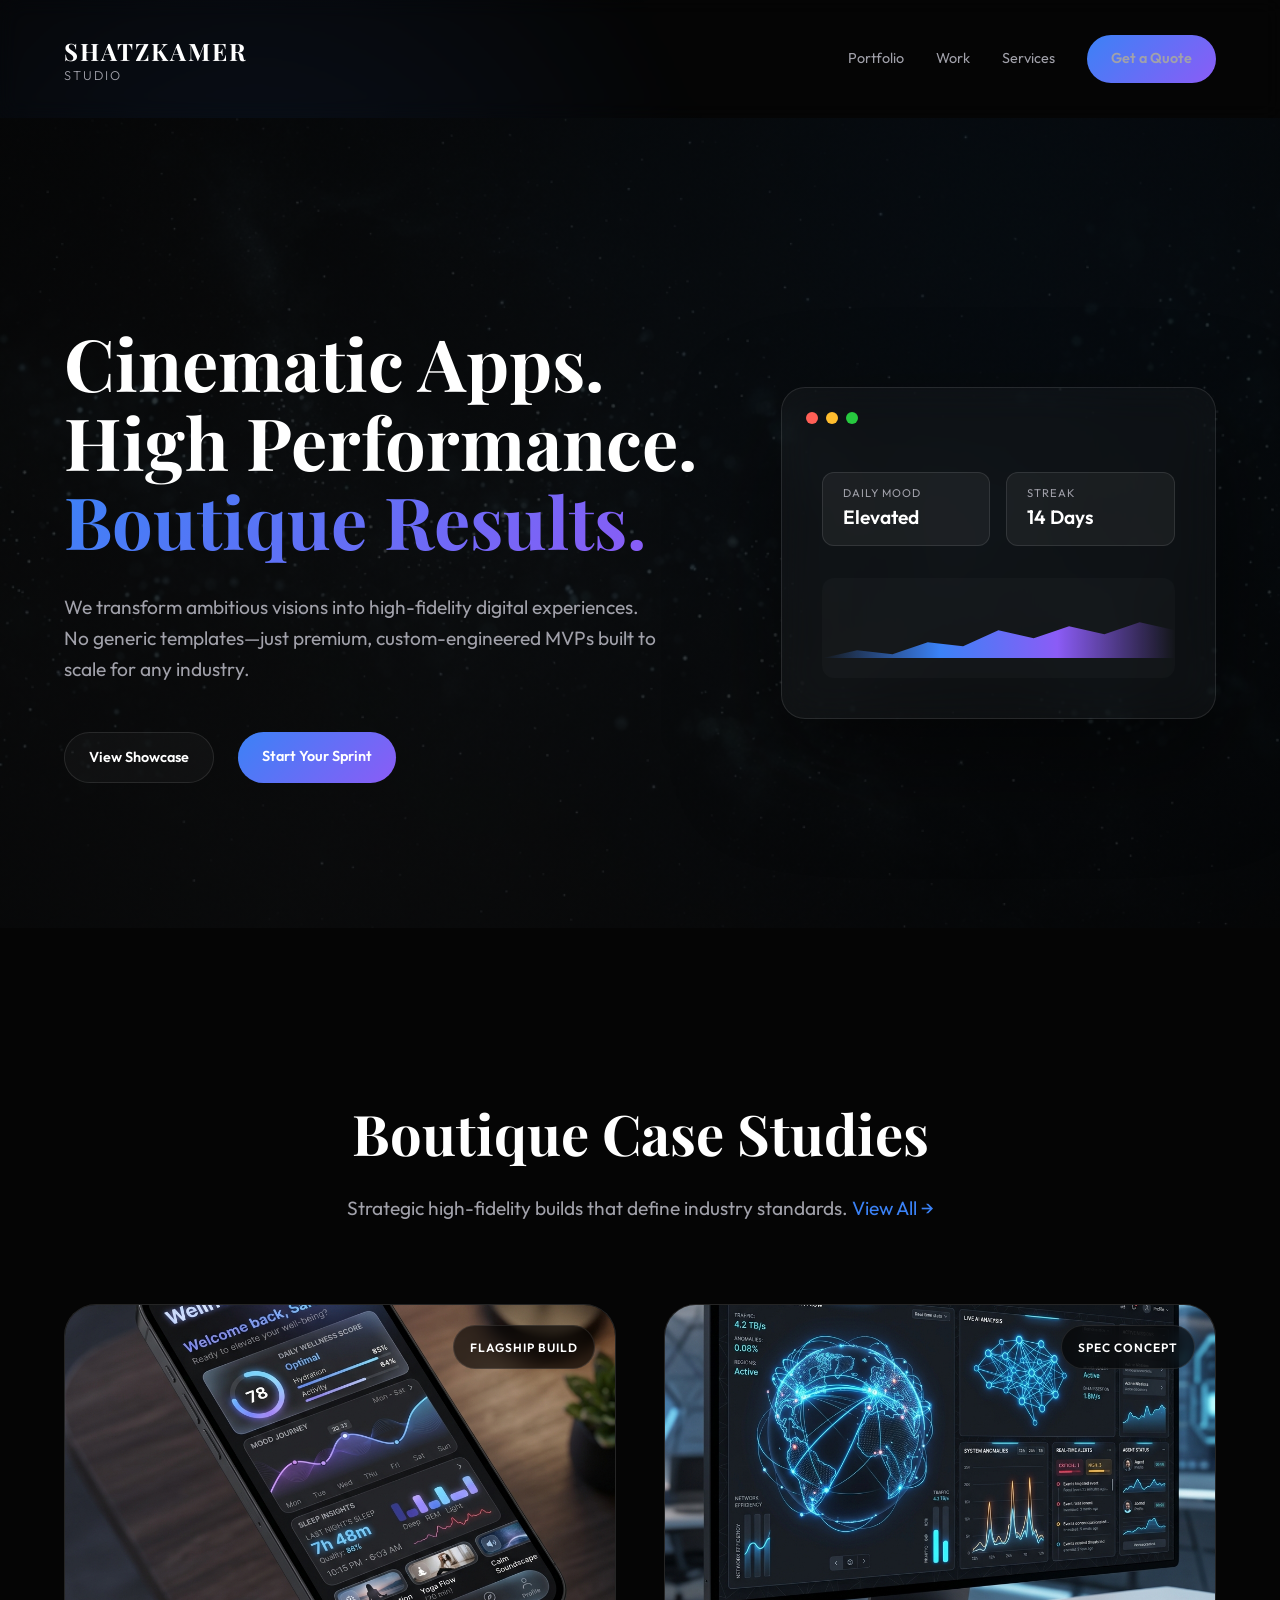
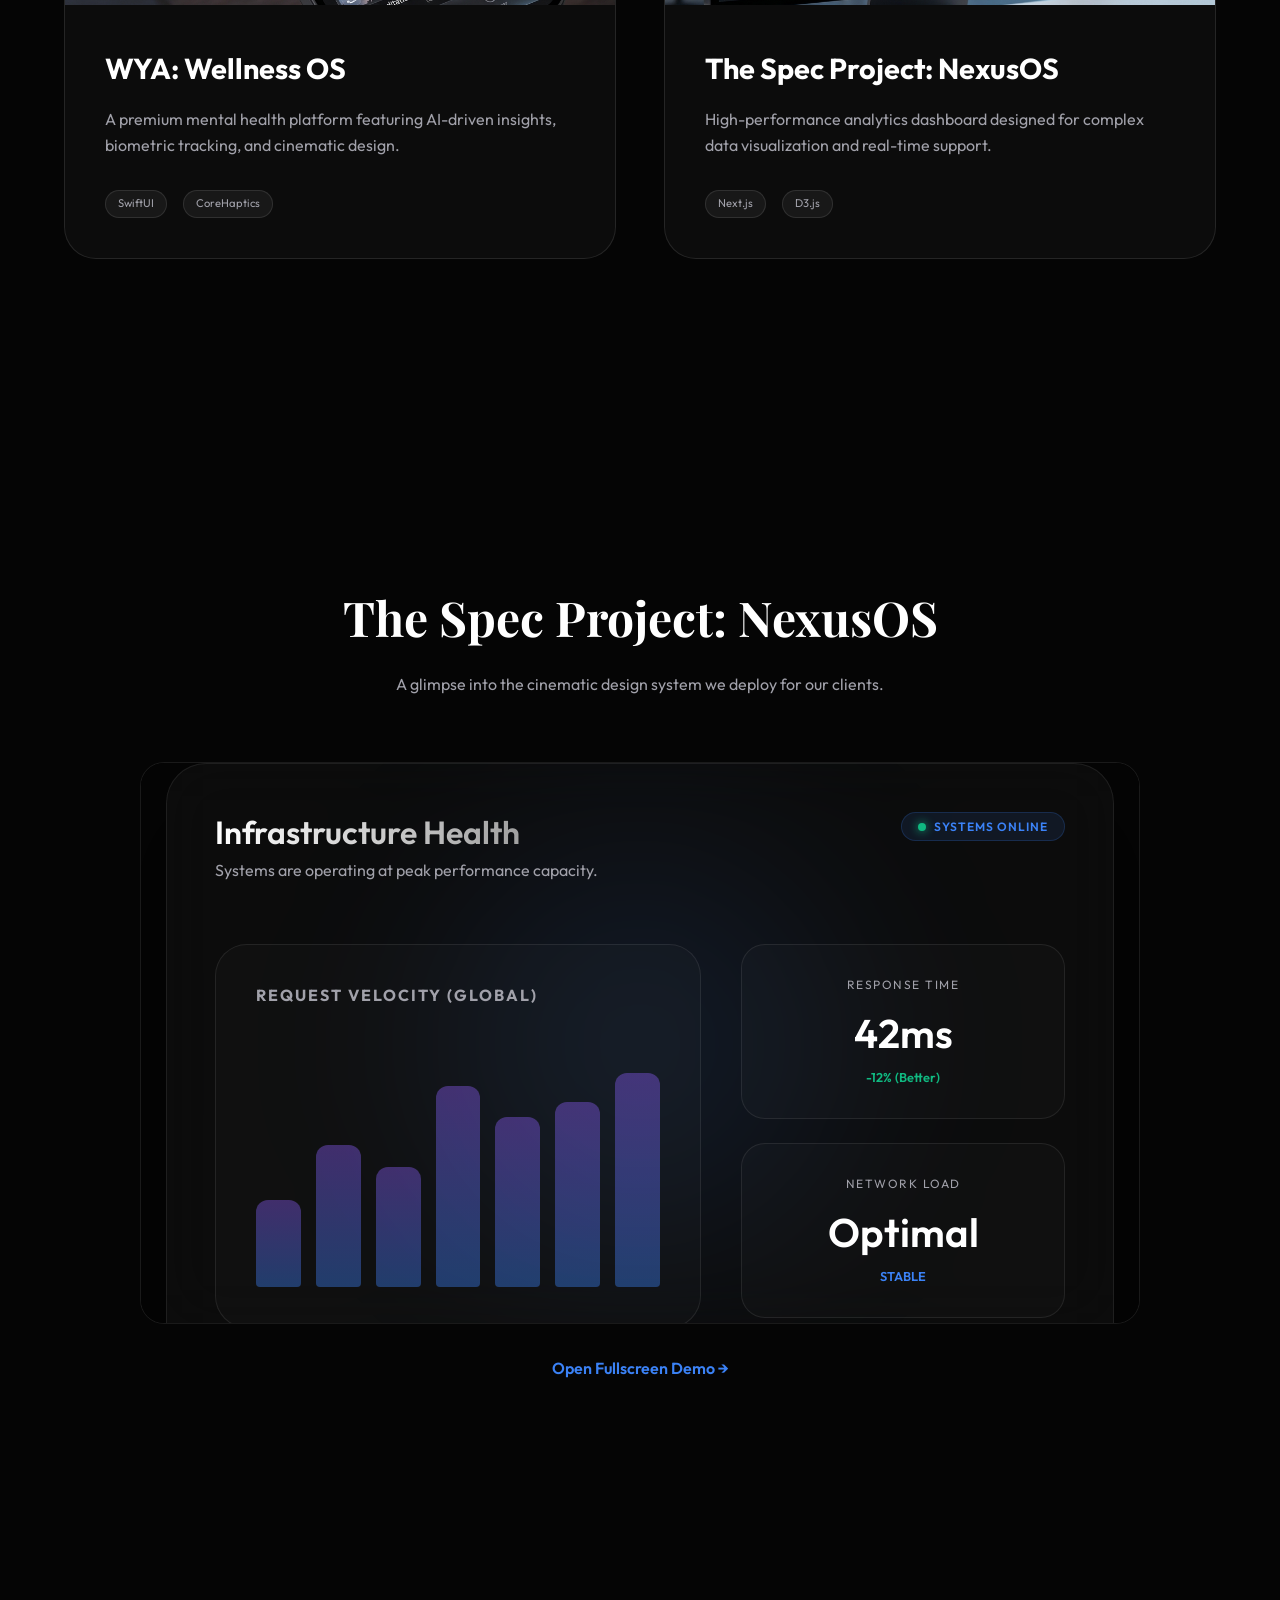
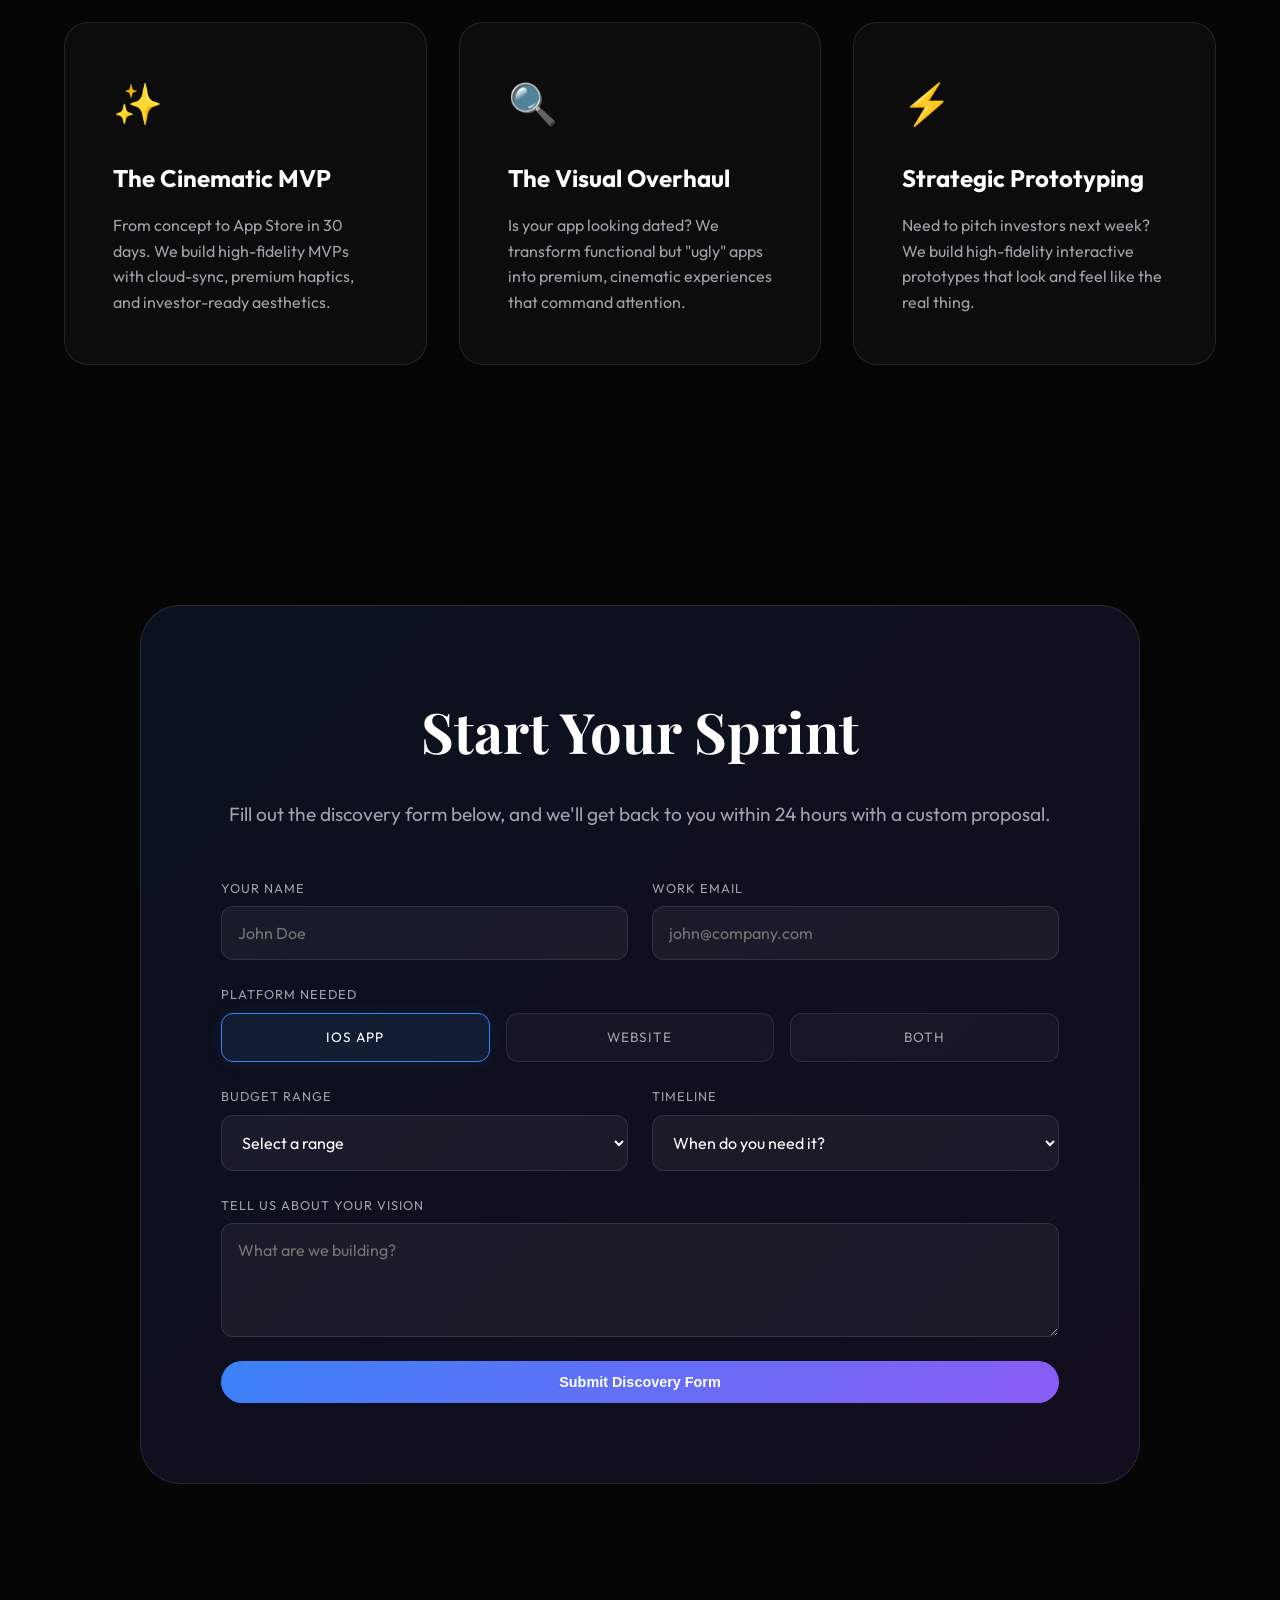
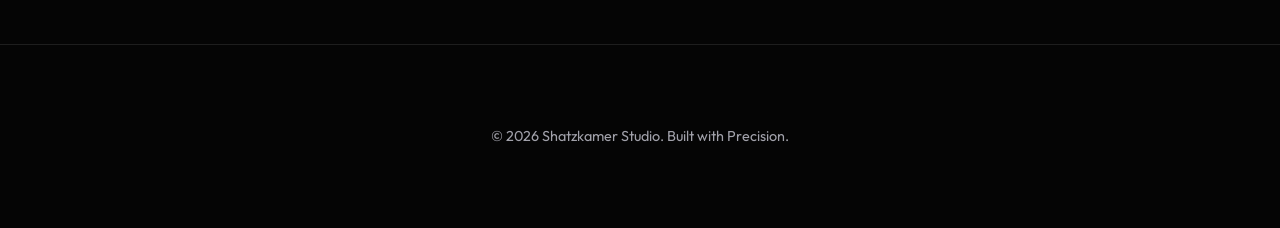
<file: index.html>
<!DOCTYPE html>
<html lang="en">
<head>
    <meta charset="UTF-8">
    <meta name="viewport" content="width=device-width, initial-scale=1.0">
    <title>Shatzkamer Studio | Premium Cinematic MVPs</title>
    <meta name="description" content="Boutique development for high-fidelity, high-performance applications. We build cinematic MVPs that wow investors and users across every industry.">
    <link rel="preconnect" href="https://fonts.googleapis.com">
    <link rel="preconnect" href="https://fonts.gstatic.com" crossorigin>
    <link href="https://fonts.googleapis.com/css2?family=Outfit:wght@300;400;600&family=Playfair+Display:ital,wght@0,700;1,700&display=swap" rel="stylesheet">
    <link rel="stylesheet" href="style.css">
</head>
<body>
    <div class="glow-overlay"></div>
    
    <nav>
        <div class="logo">SHATZKAMER <span>STUDIO</span></div>
        <div class="nav-links">
            <a href="portfolio.html">Portfolio</a>
            <a href="#work">Work</a>
            <a href="#services">Services</a>
            <a href="#contact" class="btn-primary">Get a Quote</a>
        </div>
    </nav>

    <main>
        <section class="hero">
            <div class="hero-content">
                <h1>Cinematic Apps.<br>High Performance.<br><span>Boutique Results.</span></h1>
                <p>We transform ambitious visions into high-fidelity digital experiences. No generic templates—just premium, custom-engineered MVPs built to scale for any industry.</p>
                <div class="hero-btns">
                    <a href="#work" class="btn-secondary">View Showcase</a>
                    <a href="#contact" class="btn-primary">Start Your Sprint</a>
                </div>
            </div>
            
            <div class="hero-visual">
                <div class="glass-card">
                    <div class="card-header">
                        <div class="dot red"></div>
                        <div class="dot yellow"></div>
                        <div class="dot green"></div>
                    </div>
                    <div class="card-body">
                        <div class="demo-ui">
                            <div class="stat-row">
                                <div class="stat-box">
                                    <span class="label">Daily Mood</span>
                                    <span class="value">Elevated</span>
                                </div>
                                <div class="stat-box">
                                    <span class="label">Streak</span>
                                    <span class="value">14 Days</span>
                                </div>
                            </div>
                            <div class="chart-box">
                                <div class="chart-line"></div>
                            </div>
                        </div>
                    </div>
                </div>
            </div>
        </section>

        <section id="portfolio" class="portfolio">
            <div class="section-header">
                <h2>Boutique Case Studies</h2>
                <p>Strategic high-fidelity builds that define industry standards. <a href="portfolio.html" style="color: var(--accent-blue); text-decoration: none;">View All &rarr;</a></p>
            </div>
            
            <div class="portfolio-grid">
                <div class="portfolio-card" onclick="window.location.href='portfolio.html'">
                    <div class="portfolio-img">
                        <img src="assets/wya_wellness.png" alt="WYA Wellness OS">
                        <div class="portfolio-overlay">
                            <span>Flagship Build</span>
                        </div>
                    </div>
                    <div class="portfolio-info">
                        <h3>WYA: Wellness OS</h3>
                        <p>A premium mental health platform featuring AI-driven insights, biometric tracking, and cinematic design.</p>
                        <div class="tags">
                            <span>SwiftUI</span>
                            <span>CoreHaptics</span>
                        </div>
                    </div>
                </div>

                <div class="portfolio-card" onclick="window.location.href='portfolio.html'">
                    <div class="portfolio-img">
                        <img src="assets/nexus_intelligence.png" alt="Spec Project">
                        <div class="portfolio-overlay">
                            <span>Spec Concept</span>
                        </div>
                    </div>
                    <div class="portfolio-info">
                        <h3>The Spec Project: NexusOS</h3>
                        <p>High-performance analytics dashboard designed for complex data visualization and real-time support.</p>
                        <div class="tags">
                            <span>Next.js</span>
                            <span>D3.js</span>
                        </div>
                    </div>
                </div>
            </div>
        </section>

        <section id="work" class="showcase">
            <h2>The Spec Project: NexusOS</h2>
            <p>A glimpse into the cinematic design system we deploy for our clients.</p>
            <div class="demo-container">
                <iframe src="demo/nexus_dashboard.html" frameborder="0" id="demo-iframe"></iframe>
            </div>
            <a href="demo/nexus_dashboard.html" target="_blank" class="btn-text">Open Fullscreen Demo &rarr;</a>
        </section>

        <section id="services" class="services">
            <div class="service-card">
                <div class="icon">✨</div>
                <h3>The Cinematic MVP</h3>
                <p>From concept to App Store in 30 days. We build high-fidelity MVPs with cloud-sync, premium haptics, and investor-ready aesthetics.</p>
            </div>
            <div class="service-card">
                <div class="icon">🔍</div>
                <h3>The Visual Overhaul</h3>
                <p>Is your app looking dated? We transform functional but "ugly" apps into premium, cinematic experiences that command attention.</p>
            </div>
            <div class="service-card">
                <div class="icon">⚡</div>
                <h3>Strategic Prototyping</h3>
                <p>Need to pitch investors next week? We build high-fidelity interactive prototypes that look and feel like the real thing.</p>
            </div>
        </section>

        <section id="contact" class="cta">
            <div class="cta-box">
                <h2>Start Your Sprint</h2>
                <p>Fill out the discovery form below, and we'll get back to you within 24 hours with a custom proposal.</p>
                
                <form id="discovery-form" action="https://formspree.io/f/mzdyqdpy" method="POST">
                    <div class="form-grid">
                        <div class="input-group">
                            <label>Your Name</label>
                            <input type="text" name="name" placeholder="John Doe" required>
                        </div>
                        <div class="input-group">
                            <label>Work Email</label>
                            <input type="email" name="email" placeholder="john@company.com" required>
                        </div>
                    </div>

                    <div class="input-group">
                        <label>Platform Needed</label>
                        <div class="radio-group">
                            <label class="radio-item">
                                <input type="radio" name="service" value="iOS App" checked>
                                <span>iOS App</span>
                            </label>
                            <label class="radio-item">
                                <input type="radio" name="service" value="Website">
                                <span>Website</span>
                            </label>
                            <label class="radio-item">
                                <input type="radio" name="service" value="Both">
                                <span>Both</span>
                            </label>
                        </div>
                    </div>

                    <div class="form-grid">
                        <div class="input-group">
                            <label>Budget Range</label>
                            <select name="budget" required>
                                <option value="" disabled selected>Select a range</option>
                                <option value="5k-10k">$5,000 - $10,000</option>
                                <option value="10k-25k">$10,000 - $25,000</option>
                                <option value="25k+">$25,000+</option>
                            </select>
                        </div>
                        <div class="input-group">
                            <label>Timeline</label>
                            <select name="timeline" required>
                                <option value="" disabled selected>When do you need it?</option>
                                <option value="ASAP">ASAP</option>
                                <option value="4-6-weeks">4-6 Weeks</option>
                                <option value="2-3-months">2-3 Months</option>
                            </select>
                        </div>
                    </div>

                    <div class="input-group">
                        <label>Tell us about your vision</label>
                        <textarea name="description" placeholder="What are we building?" rows="4" required></textarea>
                    </div>

                    <button type="submit" class="btn-primary" id="submit-btn">Submit Discovery Form</button>
                </form>
                <div id="form-success" class="hidden">
                    <div class="success-icon">✨</div>
                    <h3>Application Received!</h3>
                    <p>We'll review your vision and reach out via email shortly.</p>
                </div>
            </div>
        </section>
    </main>

    <footer>
        <p>&copy; 2026 Shatzkamer Studio. Built with Precision.</p>
    </footer>

    <script src="main.js"></script>
</body>
</html>
</file>
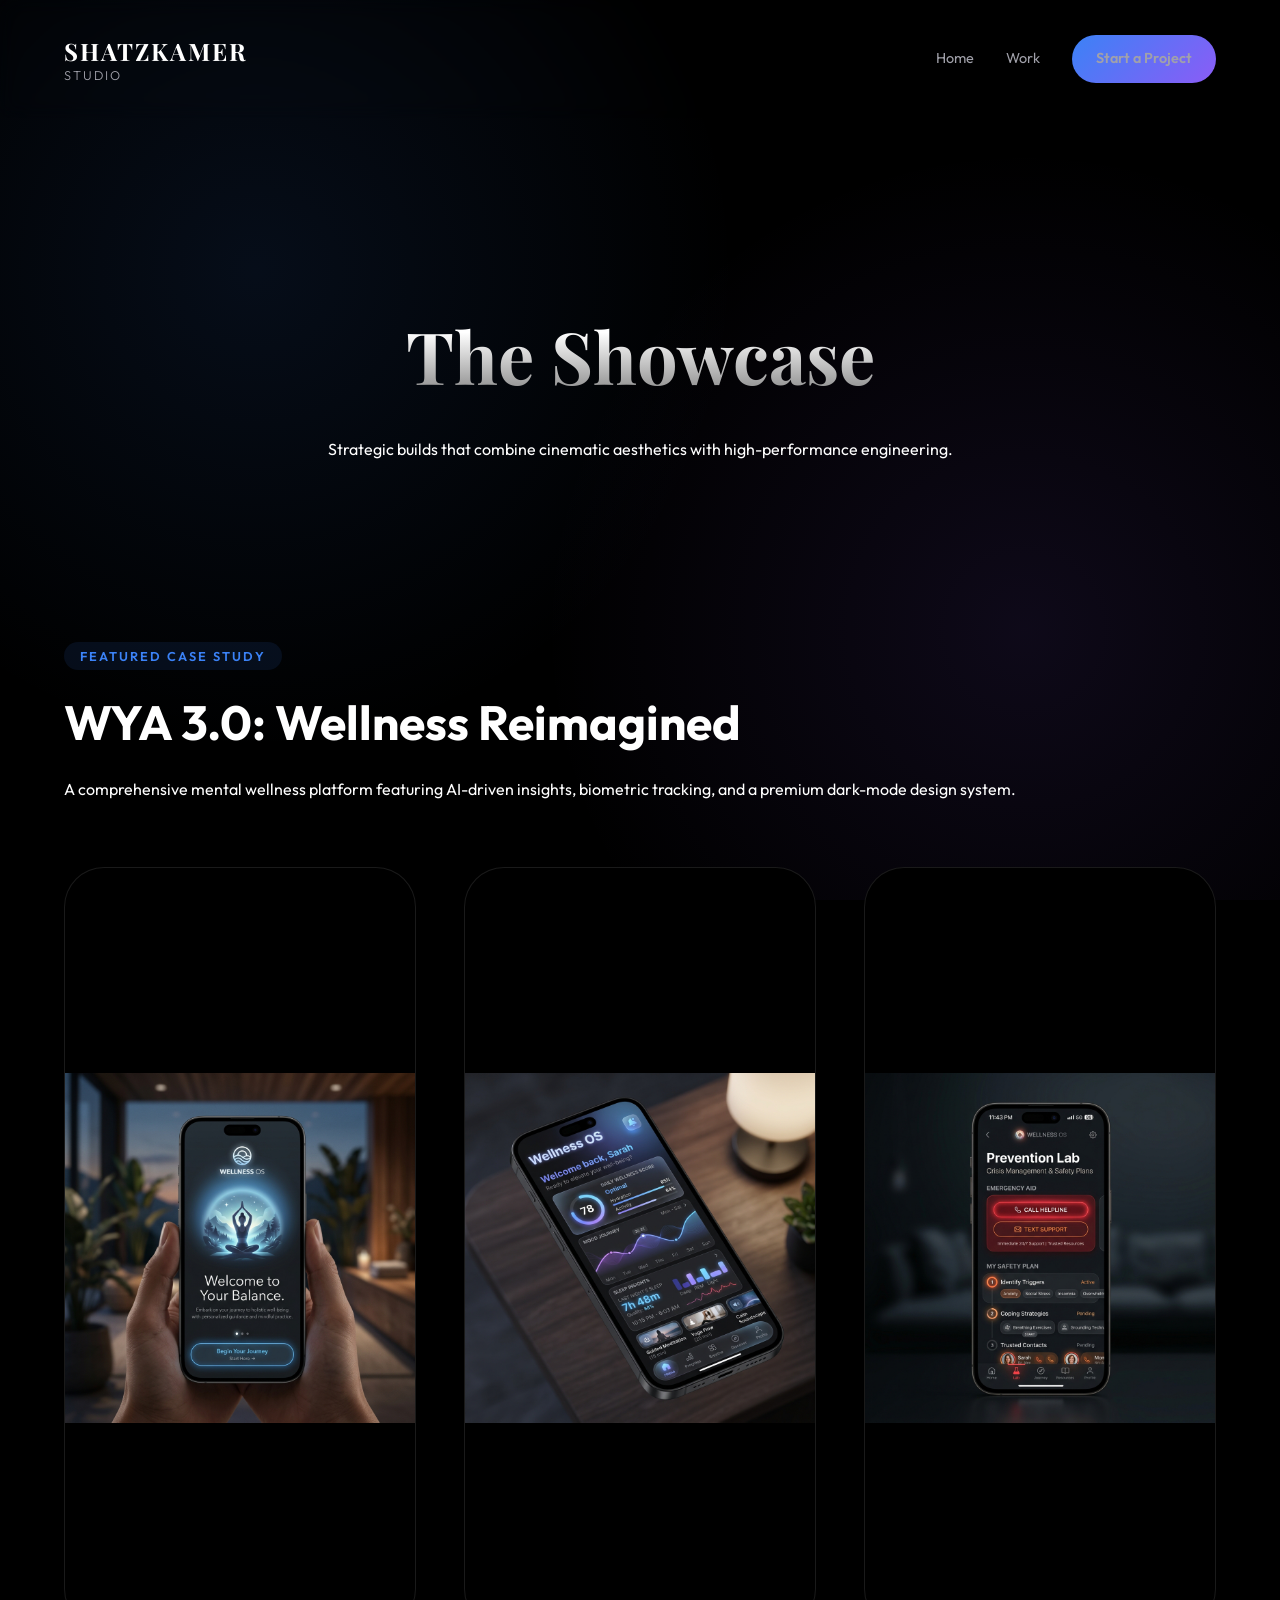
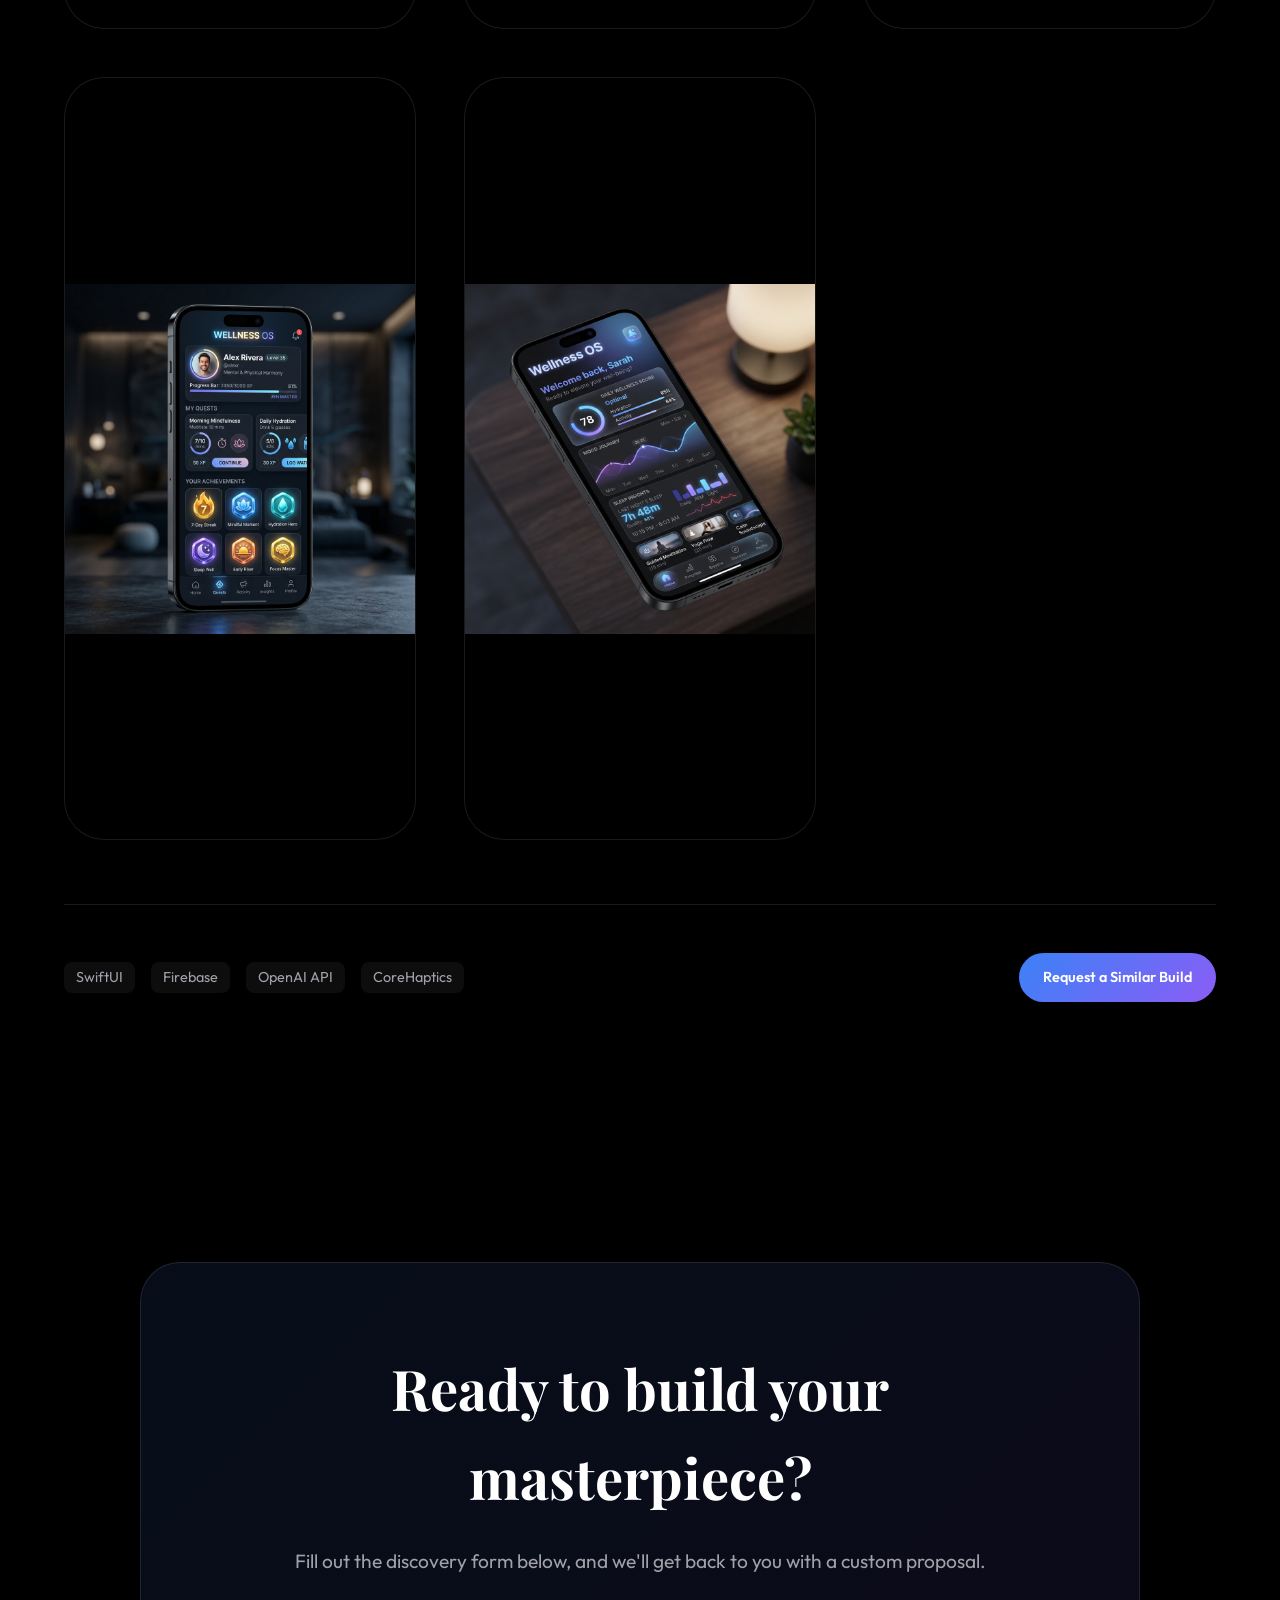
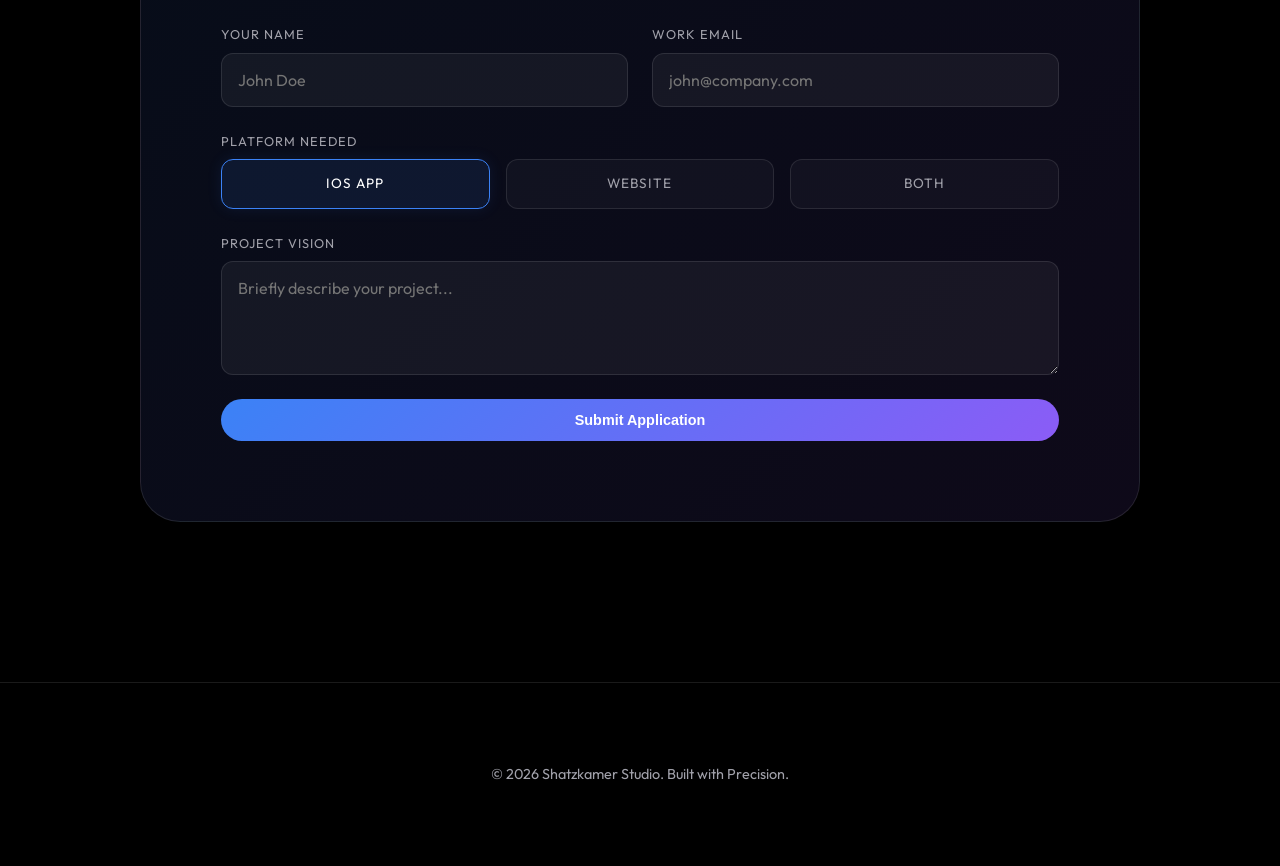
<file: portfolio.html>
<!DOCTYPE html>
<html lang="en">
<head>
    <meta charset="UTF-8">
    <meta name="viewport" content="width=device-width, initial-scale=1.0">
    <title>Portfolio | Shatzkamer Studio</title>
    <meta name="description" content="A showcase of high-fidelity, cinematic MVPs and boutique digital products by Shatzkamer Studio.">
    <link rel="preconnect" href="https://fonts.googleapis.com">
    <link rel="preconnect" href="https://fonts.gstatic.com" crossorigin>
    <link href="https://fonts.googleapis.com/css2?family=Outfit:wght@300;400;600&family=Playfair+Display:ital,wght@0,700;1,700&display=swap" rel="stylesheet">
    <link rel="stylesheet" href="style.css">
</head>
<body class="portfolio-page">
    <div class="glow-overlay"></div>
    
    <nav>
        <div class="logo"><a href="index.html" style="text-decoration: none; color: inherit;">SHATZKAMER <span>STUDIO</span></a></div>
        <div class="nav-links">
            <a href="index.html">Home</a>
            <a href="index.html#work">Work</a>
            <a href="#contact" class="btn-primary">Start a Project</a>
        </div>
    </nav>

    <main>
        <section class="portfolio-hero">
            <h1>The Showcase</h1>
            <p>Strategic builds that combine cinematic aesthetics with high-performance engineering.</p>
        </section>

        <section class="case-study-detail">
            <div class="case-header">
                <span class="badge">Featured Case Study</span>
                <h2>WYA 3.0: Wellness Reimagined</h2>
                <p>A comprehensive mental wellness platform featuring AI-driven insights, biometric tracking, and a premium dark-mode design system.</p>
            </div>

            <div class="gallery-grid">
                <div class="gallery-item">
                    <img src="assets/wya_onboarding.png" alt="WYA Onboarding">
                    <div class="item-overlay">
                        <h3>Cinematic Onboarding</h3>
                    </div>
                </div>
                <div class="gallery-item">
                    <img src="assets/wya_wellness.png" alt="WYA Wellness Dashboard">
                    <div class="item-overlay">
                        <h3>Wellness Core</h3>
                    </div>
                </div>
                <div class="gallery-item">
                    <img src="assets/wya_prevention.png" alt="WYA Prevention Lab">
                    <div class="item-overlay">
                        <h3>The Prevention Lab</h3>
                    </div>
                </div>
                <div class="gallery-item">
                    <img src="assets/wya_profile.png" alt="WYA Profile and Quests">
                    <div class="item-overlay">
                        <h3>Gamified Progress</h3>
                    </div>
                </div>
                <div class="gallery-item">
                    <img src="assets/wya_journal.png" alt="WYA AI Journal">
                    <div class="item-overlay">
                        <h3>AI Smart Journal</h3>
                    </div>
                </div>
            </div>

            <div class="case-footer">
                <div class="tech-stack">
                    <span>SwiftUI</span>
                    <span>Firebase</span>
                    <span>OpenAI API</span>
                    <span>CoreHaptics</span>
                </div>
                <a href="#contact" class="btn-primary">Request a Similar Build</a>
            </div>
        </section>

        <section id="contact" class="cta">
            <div class="cta-box">
                <h2>Ready to build your masterpiece?</h2>
                <p>Fill out the discovery form below, and we'll get back to you with a custom proposal.</p>
                
                <form id="discovery-form" action="https://formspree.io/f/mzdyqdpy" method="POST">
                    <div class="form-grid">
                        <div class="input-group">
                            <label>Your Name</label>
                            <input type="text" name="name" placeholder="John Doe" required>
                        </div>
                        <div class="input-group">
                            <label>Work Email</label>
                            <input type="email" name="email" placeholder="john@company.com" required>
                        </div>
                    </div>

                    <div class="input-group">
                        <label>Platform Needed</label>
                        <div class="radio-group">
                            <label class="radio-item">
                                <input type="radio" name="service" value="iOS App" checked>
                                <span>iOS App</span>
                            </label>
                            <label class="radio-item">
                                <input type="radio" name="service" value="Website">
                                <span>Website</span>
                            </label>
                            <label class="radio-item">
                                <input type="radio" name="service" value="Both">
                                <span>Both</span>
                            </label>
                        </div>
                    </div>

                    <div class="input-group">
                        <label>Project vision</label>
                        <textarea name="description" placeholder="Briefly describe your project..." rows="4" required></textarea>
                    </div>

                    <button type="submit" class="btn-primary" id="submit-btn">Submit Application</button>
                </form>
                <div id="form-success" class="hidden">
                    <div class="success-icon">✨</div>
                    <h3>Application Received!</h3>
                    <p>We'll review your vision and reach out via email shortly.</p>
                </div>
            </div>
        </section>
    </main>

    <footer>
        <p>&copy; 2026 Shatzkamer Studio. Built with Precision.</p>
    </footer>

    <script src="main.js"></script>
</body>
</html>
</file>
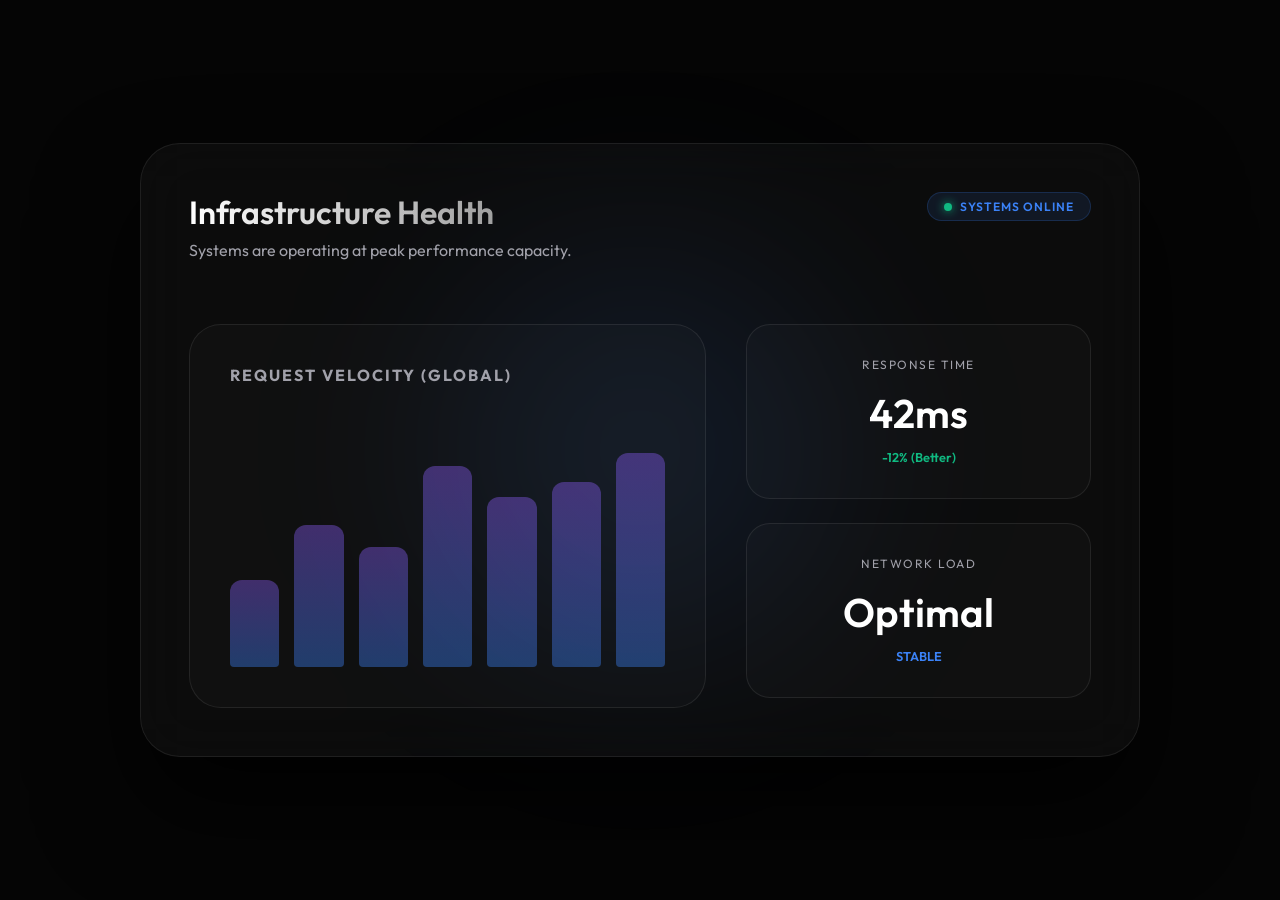
<file: demo/aura_dashboard.html>
<!DOCTYPE html>
<html lang="en">
<head>
    <meta charset="UTF-8">
    <meta name="viewport" content="width=device-width, initial-scale=1.0">
    <title>AuraOS Demo | Aura App Studio</title>
    <link href="https://fonts.googleapis.com/css2?family=Outfit:wght@300;400;600&display=swap" rel="stylesheet">
    <style>
        :root {
            --bg: #050505;
            --card: rgba(255, 255, 255, 0.03);
            --border: rgba(255, 255, 255, 0.08);
            --accent: #3b82f6;
            --accent-purple: #8b5cf6;
            --text-main: #ffffff;
            --text-dim: #a1a1aa;
        }

        * {
            margin: 0;
            padding: 0;
            box-sizing: border-box;
        }

        body {
            background: var(--bg);
            color: var(--text-main);
            font-family: 'Outfit', sans-serif;
            min-height: 100vh;
            display: flex;
            justify-content: center;
            align-items: center;
            overflow: hidden;
        }

        /* Ambient Glow */
        .ambient-glow {
            position: fixed;
            top: 50%;
            left: 50%;
            width: 600px;
            height: 600px;
            background: radial-gradient(circle, rgba(59, 130, 246, 0.15) 0%, transparent 70%);
            transform: translate(-50%, -50%);
            pointer-events: none;
            z-index: -1;
            filter: blur(80px);
        }

        .dashboard {
            width: 95%;
            max-width: 1000px;
            background: var(--card);
            backdrop-filter: blur(30px);
            border: 1px solid var(--border);
            border-radius: 40px;
            padding: 3rem;
            box-shadow: 0 50px 100px rgba(0,0,0,0.8);
            position: relative;
        }

        header {
            display: flex;
            justify-content: space-between;
            align-items: flex-start;
            margin-bottom: 4rem;
        }

        .user-info h1 {
            font-size: 2rem;
            font-weight: 600;
            margin-bottom: 0.5rem;
            background: linear-gradient(to right, #fff, #888);
            -webkit-background-clip: text;
            -webkit-text-fill-color: transparent;
        }

        .user-info p {
            color: var(--text-dim);
            font-size: 1rem;
        }

        .pill-badge {
            background: rgba(59, 130, 246, 0.1);
            border: 1px solid rgba(59, 130, 246, 0.2);
            padding: 6px 16px;
            border-radius: 100px;
            display: flex;
            align-items: center;
            gap: 8px;
            font-size: 0.75rem;
            font-weight: 600;
            color: var(--accent);
            letter-spacing: 1px;
        }

        .dot-pulse {
            width: 8px;
            height: 8px;
            background: #10b981;
            border-radius: 50%;
            box-shadow: 0 0 10px #10b981;
            animation: pulse 2s infinite;
        }

        @keyframes pulse {
            0% { transform: scale(1); opacity: 1; }
            50% { transform: scale(1.5); opacity: 0.5; }
            100% { transform: scale(1); opacity: 1; }
        }

        .grid-layout {
            display: grid;
            grid-template-columns: 1.5fr 1fr;
            gap: 2.5rem;
        }

        .main-card {
            background: rgba(255, 255, 255, 0.02);
            border: 1px solid var(--border);
            border-radius: 32px;
            padding: 2.5rem;
            display: flex;
            flex-direction: column;
        }

        .main-card h3 {
            font-size: 1rem;
            color: var(--text-dim);
            text-transform: uppercase;
            letter-spacing: 2px;
            margin-bottom: 2rem;
        }

        .chart-frame {
            flex-grow: 1;
            height: 250px;
            display: flex;
            align-items: flex-end;
            gap: 15px;
            padding-top: 2rem;
        }

        .chart-bar {
            flex: 1;
            background: linear-gradient(to top, var(--accent), var(--accent-purple));
            border-radius: 12px 12px 4px 4px;
            position: relative;
            transition: all 0.6s cubic-bezier(0.16, 1, 0.3, 1);
            cursor: pointer;
            opacity: 0.4;
        }

        .chart-bar:hover {
            opacity: 1;
            box-shadow: 0 10px 30px rgba(59, 130, 246, 0.4);
            transform: scaleX(1.1);
        }

        .chart-bar::after {
            content: attr(data-value);
            position: absolute;
            top: -30px;
            left: 50%;
            transform: translateX(-50%);
            font-size: 0.75rem;
            font-weight: 600;
            opacity: 0;
            transition: opacity 0.3s;
        }

        .chart-bar:hover::after {
            opacity: 1;
        }

        .side-stack {
            display: flex;
            flex-direction: column;
            gap: 1.5rem;
        }

        .stat-card {
            background: rgba(255, 255, 255, 0.02);
            border: 1px solid var(--border);
            border-radius: 24px;
            padding: 2rem;
            text-align: center;
            transition: transform 0.3s, border-color 0.3s;
        }

        .stat-card:hover {
            transform: translateY(-5px);
            border-color: rgba(255, 255, 255, 0.2);
        }

        .stat-card .label {
            font-size: 0.75rem;
            color: var(--text-dim);
            text-transform: uppercase;
            letter-spacing: 1.5px;
            margin-bottom: 1rem;
            display: block;
        }

        .stat-card .value {
            font-size: 2.5rem;
            font-weight: 600;
            margin-bottom: 0.5rem;
            display: block;
        }

        .stat-card .trend {
            font-size: 0.8rem;
            color: #10b981;
            font-weight: 600;
        }

        .trend.neutral { color: var(--accent); }

        /* Mobile Responsive */
        @media (max-width: 850px) {
            .grid-layout { grid-template-columns: 1fr; }
            .dashboard { padding: 2rem; border-radius: 0; min-height: 100vh; width: 100%; }
        }
    </style>
</head>
<body>
    <div class="ambient-glow"></div>
    
    <div class="dashboard">
        <header>
            <div class="user-info">
                <h1>Infrastructure Health</h1>
                <p>Systems are operating at peak performance capacity.</p>
            </div>
            <div class="pill-badge">
                <div class="dot-pulse"></div>
                SYSTEMS ONLINE
            </div>
        </header>

        <div class="grid-layout">
            <div class="main-card">
                <h3>Request Velocity (Global)</h3>
                <div class="chart-frame">
                    <div class="chart-bar" style="height: 40%" data-value="4.2k"></div>
                    <div class="chart-bar" style="height: 65%" data-value="6.1k"></div>
                    <div class="chart-bar" style="height: 55%" data-value="5.8k"></div>
                    <div class="chart-bar" style="height: 92%" data-value="9.4k"></div>
                    <div class="chart-bar" style="height: 78%" data-value="8.2k"></div>
                    <div class="chart-bar" style="height: 85%" data-value="8.9k"></div>
                    <div class="chart-bar" style="height: 98%" data-value="10.2k"></div>
                </div>
            </div>

            <div class="side-stack">
                <div class="stat-card">
                    <span class="label">Response Time</span>
                    <span class="value">42ms</span>
                    <span class="trend">-12% (Better)</span>
                </div>
                <div class="stat-card">
                    <span class="label">Network Load</span>
                    <span class="value">Optimal</span>
                    <span class="trend neutral">STABLE</span>
                </div>
            </div>
        </div>
    </div>

    <script>
        // Smooth entrance animation for bars
        document.addEventListener('DOMContentLoaded', () => {
            const bars = document.querySelectorAll('.chart-bar');
            bars.forEach((bar, index) => {
                const targetHeight = bar.style.height;
                bar.style.height = '0';
                setTimeout(() => {
                    bar.style.height = targetHeight;
                }, 200 + (index * 100));
            });
        });
    </script>
</body>
</html>
</file>
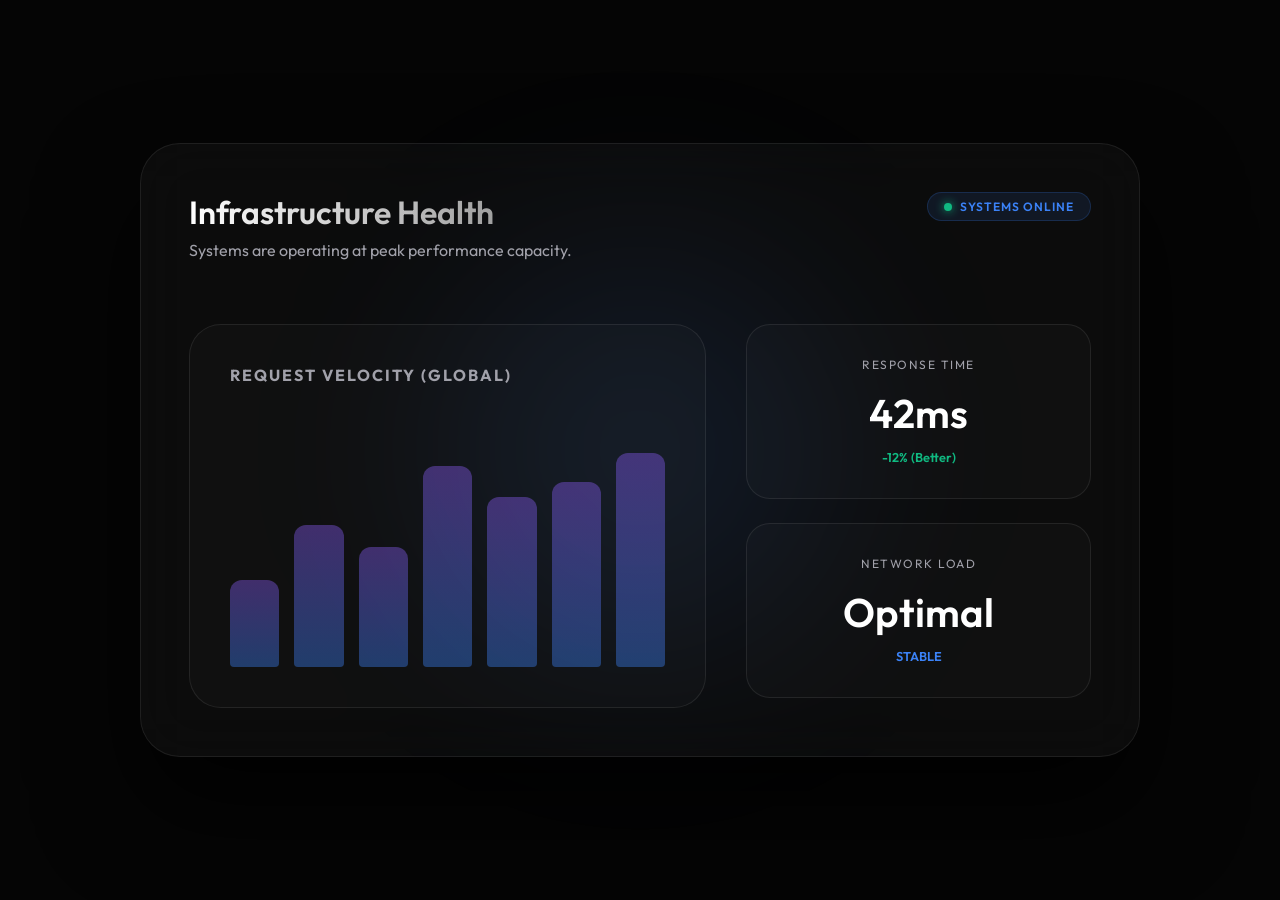
<file: demo/nexus_dashboard.html>
<!DOCTYPE html>
<html lang="en">
<head>
    <meta charset="UTF-8">
    <meta name="viewport" content="width=device-width, initial-scale=1.0">
    <title>NexusOS Demo | Shatzkamer Studio</title>
    <link href="https://fonts.googleapis.com/css2?family=Outfit:wght@300;400;600&display=swap" rel="stylesheet">
    <style>
        :root {
            --bg: #050505;
            --card: rgba(255, 255, 255, 0.03);
            --border: rgba(255, 255, 255, 0.08);
            --accent: #3b82f6;
            --accent-purple: #8b5cf6;
            --text-main: #ffffff;
            --text-dim: #a1a1aa;
        }

        * {
            margin: 0;
            padding: 0;
            box-sizing: border-box;
        }

        body {
            background: var(--bg);
            color: var(--text-main);
            font-family: 'Outfit', sans-serif;
            min-height: 100vh;
            display: flex;
            justify-content: center;
            align-items: center;
            overflow: hidden;
        }

        /* Ambient Glow */
        .ambient-glow {
            position: fixed;
            top: 50%;
            left: 50%;
            width: 600px;
            height: 600px;
            background: radial-gradient(circle, rgba(59, 130, 246, 0.15) 0%, transparent 70%);
            transform: translate(-50%, -50%);
            pointer-events: none;
            z-index: -1;
            filter: blur(80px);
        }

        .dashboard {
            width: 95%;
            max-width: 1000px;
            background: var(--card);
            backdrop-filter: blur(30px);
            border: 1px solid var(--border);
            border-radius: 40px;
            padding: 3rem;
            box-shadow: 0 50px 100px rgba(0,0,0,0.8);
            position: relative;
        }

        header {
            display: flex;
            justify-content: space-between;
            align-items: flex-start;
            margin-bottom: 4rem;
        }

        .user-info h1 {
            font-size: 2rem;
            font-weight: 600;
            margin-bottom: 0.5rem;
            background: linear-gradient(to right, #fff, #888);
            -webkit-background-clip: text;
            -webkit-text-fill-color: transparent;
        }

        .user-info p {
            color: var(--text-dim);
            font-size: 1rem;
        }

        .pill-badge {
            background: rgba(59, 130, 246, 0.1);
            border: 1px solid rgba(59, 130, 246, 0.2);
            padding: 6px 16px;
            border-radius: 100px;
            display: flex;
            align-items: center;
            gap: 8px;
            font-size: 0.75rem;
            font-weight: 600;
            color: var(--accent);
            letter-spacing: 1px;
        }

        .dot-pulse {
            width: 8px;
            height: 8px;
            background: #10b981;
            border-radius: 50%;
            box-shadow: 0 0 10px #10b981;
            animation: pulse 2s infinite;
        }

        @keyframes pulse {
            0% { transform: scale(1); opacity: 1; }
            50% { transform: scale(1.5); opacity: 0.5; }
            100% { transform: scale(1); opacity: 1; }
        }

        .grid-layout {
            display: grid;
            grid-template-columns: 1.5fr 1fr;
            gap: 2.5rem;
        }

        .main-card {
            background: rgba(255, 255, 255, 0.02);
            border: 1px solid var(--border);
            border-radius: 32px;
            padding: 2.5rem;
            display: flex;
            flex-direction: column;
        }

        .main-card h3 {
            font-size: 1rem;
            color: var(--text-dim);
            text-transform: uppercase;
            letter-spacing: 2px;
            margin-bottom: 2rem;
        }

        .chart-frame {
            flex-grow: 1;
            height: 250px;
            display: flex;
            align-items: flex-end;
            gap: 15px;
            padding-top: 2rem;
        }

        .chart-bar {
            flex: 1;
            background: linear-gradient(to top, var(--accent), var(--accent-purple));
            border-radius: 12px 12px 4px 4px;
            position: relative;
            transition: all 0.6s cubic-bezier(0.16, 1, 0.3, 1);
            cursor: pointer;
            opacity: 0.4;
        }

        .chart-bar:hover {
            opacity: 1;
            box-shadow: 0 10px 30px rgba(59, 130, 246, 0.4);
            transform: scaleX(1.1);
        }

        .chart-bar::after {
            content: attr(data-value);
            position: absolute;
            top: -30px;
            left: 50%;
            transform: translateX(-50%);
            font-size: 0.75rem;
            font-weight: 600;
            opacity: 0;
            transition: opacity 0.3s;
        }

        .chart-bar:hover::after {
            opacity: 1;
        }

        .side-stack {
            display: flex;
            flex-direction: column;
            gap: 1.5rem;
        }

        .stat-card {
            background: rgba(255, 255, 255, 0.02);
            border: 1px solid var(--border);
            border-radius: 24px;
            padding: 2rem;
            text-align: center;
            transition: transform 0.3s, border-color 0.3s;
        }

        .stat-card:hover {
            transform: translateY(-5px);
            border-color: rgba(255, 255, 255, 0.2);
        }

        .stat-card .label {
            font-size: 0.75rem;
            color: var(--text-dim);
            text-transform: uppercase;
            letter-spacing: 1.5px;
            margin-bottom: 1rem;
            display: block;
        }

        .stat-card .value {
            font-size: 2.5rem;
            font-weight: 600;
            margin-bottom: 0.5rem;
            display: block;
        }

        .stat-card .trend {
            font-size: 0.8rem;
            color: #10b981;
            font-weight: 600;
        }

        .trend.neutral { color: var(--accent); }

        /* Mobile Responsive */
        @media (max-width: 850px) {
            .grid-layout { grid-template-columns: 1fr; }
            .dashboard { padding: 2rem; border-radius: 0; min-height: 100vh; width: 100%; }
        }
    </style>
</head>
<body>
    <div class="ambient-glow"></div>
    
    <div class="dashboard">
        <header>
            <div class="user-info">
                <h1>Infrastructure Health</h1>
                <p>Systems are operating at peak performance capacity.</p>
            </div>
            <div class="pill-badge">
                <div class="dot-pulse"></div>
                SYSTEMS ONLINE
            </div>
        </header>

        <div class="grid-layout">
            <div class="main-card">
                <h3>Request Velocity (Global)</h3>
                <div class="chart-frame">
                    <div class="chart-bar" style="height: 40%" data-value="4.2k"></div>
                    <div class="chart-bar" style="height: 65%" data-value="6.1k"></div>
                    <div class="chart-bar" style="height: 55%" data-value="5.8k"></div>
                    <div class="chart-bar" style="height: 92%" data-value="9.4k"></div>
                    <div class="chart-bar" style="height: 78%" data-value="8.2k"></div>
                    <div class="chart-bar" style="height: 85%" data-value="8.9k"></div>
                    <div class="chart-bar" style="height: 98%" data-value="10.2k"></div>
                </div>
            </div>

            <div class="side-stack">
                <div class="stat-card">
                    <span class="label">Response Time</span>
                    <span class="value">42ms</span>
                    <span class="trend">-12% (Better)</span>
                </div>
                <div class="stat-card">
                    <span class="label">Network Load</span>
                    <span class="value">Optimal</span>
                    <span class="trend neutral">STABLE</span>
                </div>
            </div>
        </div>
    </div>

    <script>
        // Smooth entrance animation for bars
        document.addEventListener('DOMContentLoaded', () => {
            const bars = document.querySelectorAll('.chart-bar');
            bars.forEach((bar, index) => {
                const targetHeight = bar.style.height;
                bar.style.height = '0';
                setTimeout(() => {
                    bar.style.height = targetHeight;
                }, 200 + (index * 100));
            });
        });
    </script>
</body>
</html>
</file>
<file: style.css>
:root {
    --bg: #050505;
    --card-bg: rgba(255, 255, 255, 0.03);
    --border: rgba(255, 255, 255, 0.1);
    --accent-blue: #3b82f6;
    --accent-purple: #8b5cf6;
    --text-main: #ffffff;
    --text-dim: #a1a1aa;
    --font-heading: 'Playfair Display', serif;
    --font-body: 'Outfit', sans-serif;
}

* {
    margin: 0;
    padding: 0;
    box-sizing: border-box;
}

body {
    background-color: var(--bg);
    color: var(--text-main);
    font-family: var(--font-body);
    line-height: 1.6;
    overflow-x: hidden;
}

/* Glow Background */
.glow-overlay {
    position: fixed;
    top: 0;
    left: 0;
    width: 100%;
    height: 100%;
    background: 
        radial-gradient(circle at 20% 30%, rgba(59, 130, 246, 0.1) 0%, transparent 40%),
        radial-gradient(circle at 80% 70%, rgba(139, 92, 246, 0.1) 0%, transparent 40%);
    pointer-events: none;
    z-index: -1;
}

nav {
    display: flex;
    justify-content: space-between;
    align-items: center;
    padding: 2rem 5%;
    position: sticky;
    top: 0;
    z-index: 100;
    backdrop-filter: blur(10px);
}

.logo {
    font-family: var(--font-heading);
    font-size: 1.5rem;
    font-weight: 700;
    letter-spacing: 2px;
}

.logo span {
    font-family: var(--font-body);
    font-weight: 300;
    font-size: 0.8rem;
    color: var(--text-dim);
    display: block;
    margin-top: -5px;
}

.nav-links {
    display: flex;
    gap: 2rem;
    align-items: center;
}

.nav-links a {
    text-decoration: none;
    color: var(--text-dim);
    font-size: 0.9rem;
    transition: color 0.3s;
}

.nav-links a:hover {
    color: var(--text-main);
}

/* Buttons */
.btn-primary {
    background: linear-gradient(135deg, var(--accent-blue), var(--accent-purple));
    color: white;
    padding: 0.8rem 1.5rem;
    border-radius: 50px;
    text-decoration: none;
    font-weight: 600;
    font-size: 0.9rem;
    transition: transform 0.3s, box-shadow 0.3s;
    border: none;
    cursor: pointer;
}

.btn-primary:hover {
    transform: translateY(-2px);
    box-shadow: 0 10px 20px rgba(59, 130, 246, 0.3);
}

.btn-primary:active, .btn-secondary:active {
    transform: scale(0.95);
    filter: brightness(1.2);
}

.btn-secondary {
    background: var(--card-bg);
    border: 1px solid var(--border);
    color: white;
    padding: 0.8rem 1.5rem;
    border-radius: 50px;
    text-decoration: none;
    font-weight: 600;
    font-size: 0.9rem;
    transition: background 0.3s;
}

.btn-secondary:hover {
    background: rgba(255, 255, 255, 0.08);
}

/* Hero Section */
.hero {
    padding: 160px 5% 100px;
    display: grid;
    grid-template-columns: 1.2fr 0.8fr;
    gap: 4rem;
    align-items: center;
    min-height: 90vh;
    background: linear-gradient(rgba(5,5,5,0.8), rgba(5,5,5,0.8)), url('assets/hero_bg.png');
    background-size: cover;
    background-position: center;
}

.hero h1 {
    font-family: var(--font-heading);
    font-size: 4.5rem;
    line-height: 1.1;
    margin-bottom: 2rem;
}

.hero h1 span {
    background: linear-gradient(135deg, var(--accent-blue), var(--accent-purple));
    -webkit-background-clip: text;
    -webkit-text-fill-color: transparent;
}

.hero p {
    font-size: 1.2rem;
    color: var(--text-dim);
    max-width: 600px;
    margin-bottom: 3rem;
}

.hero-btns {
    display: flex;
    gap: 1.5rem;
}

/* Glass Card Animation */
.hero-visual {
    position: relative;
}

.glass-card {
    background: var(--card-bg);
    backdrop-filter: blur(20px);
    border: 1px solid var(--border);
    border-radius: 24px;
    padding: 1.5rem;
    box-shadow: 0 40px 100px rgba(0, 0, 0, 0.5);
    animation: float 6s ease-in-out infinite;
}

@keyframes float {
    0%, 100% { transform: translateY(0); }
    50% { transform: translateY(-20px); }
}

.card-header {
    display: flex;
    gap: 8px;
    margin-bottom: 2rem;
}

.dot {
    width: 12px;
    height: 12px;
    border-radius: 50%;
}

.dot.red { background: #ff5f56; }
.dot.yellow { background: #ffbd2e; }
.dot.green { background: #27c93f; }

.demo-ui {
    padding: 1rem;
}

.stat-row {
    display: grid;
    grid-template-columns: 1fr 1fr;
    gap: 1rem;
    margin-bottom: 2rem;
}

.stat-box {
    background: rgba(255, 255, 255, 0.05);
    padding: 12px 20px;
    border-radius: 12px;
    border: 1px solid var(--border);
    cursor: pointer;
    transition: all 0.3s ease;
}

.stat-box:hover {
    background: rgba(255, 255, 255, 0.1);
    transform: translateY(-2px);
    border-color: var(--accent-blue);
}

.stat-box .label {
    display: block;
    font-size: 0.7rem;
    color: var(--text-dim);
    text-transform: uppercase;
    letter-spacing: 1px;
}

.stat-box .value {
    font-size: 1.2rem;
    font-weight: 600;
}

.chart-box {
    height: 100px;
    background: rgba(255, 255, 255, 0.02);
    border-radius: 12px;
    position: relative;
    overflow: hidden;
}

.chart-line {
    position: absolute;
    bottom: 20%;
    left: 0;
    width: 100%;
    height: 40px;
    background: linear-gradient(90deg, transparent, var(--accent-blue), var(--accent-purple), transparent);
    clip-path: polygon(0% 100%, 10% 80%, 20% 90%, 30% 60%, 40% 70%, 50% 30%, 60% 50%, 70% 20%, 80% 40%, 90% 10%, 100% 30%, 100% 100%);
}

/* Showcase Section */
.showcase {
    padding: 10rem 5%;
    text-align: center;
}

.showcase h2 {
    font-family: var(--font-heading);
    font-size: 3rem;
    margin-bottom: 1rem;
}

.showcase p {
    color: var(--text-dim);
    margin-bottom: 4rem;
}

.demo-container {
    width: 100%;
    max-width: 1000px;
    margin: 0 auto 2rem;
    aspect-ratio: 16/9;
    border-radius: 24px;
    overflow: hidden;
    border: 1px solid var(--border);
    background: #000;
}

#demo-iframe {
    width: 100%;
    height: 100%;
}

.btn-text {
    color: var(--accent-blue);
    text-decoration: none;
    font-weight: 600;
    transition: gap 0.3s;
}

.btn-text:hover {
    text-decoration: underline;
}

/* Portfolio Section */
.portfolio {
    padding: 10rem 5%;
    max-width: 1400px;
    margin: 0 auto;
}

.section-header {
    text-align: center;
    margin-bottom: 5rem;
}

.section-header h2 {
    font-family: var(--font-heading);
    font-size: 3.5rem;
    margin-bottom: 1rem;
}

.section-header p {
    color: var(--text-dim);
    font-size: 1.2rem;
}

.portfolio-grid {
    display: grid;
    grid-template-columns: repeat(2, 1fr);
    gap: 3rem;
}

.portfolio-card {
    background: var(--card-bg);
    border: 1px solid var(--border);
    border-radius: 32px;
    overflow: hidden;
    cursor: pointer;
    transition: transform 0.4s cubic-bezier(0.16, 1, 0.3, 1), box-shadow 0.4s, border-color 0.4s ease;
}

.portfolio-card:hover {
    transform: translateY(-10px) scale(1.02);
    box-shadow: 0 30px 60px rgba(0,0,0,0.5), 0 0 20px rgba(59, 130, 246, 0.2);
    border-color: var(--accent-blue);
}

.portfolio-img {
    position: relative;
    height: 300px;
    overflow: hidden;
}

.portfolio-img img {
    width: 100%;
    height: 100%;
    object-fit: cover;
    transition: transform 0.6s ease;
}

.portfolio-card:hover .portfolio-img img {
    transform: scale(1.05);
}

.portfolio-overlay {
    position: absolute;
    top: 20px;
    right: 20px;
    background: rgba(0, 0, 0, 0.6);
    backdrop-filter: blur(10px);
    padding: 8px 16px;
    border-radius: 100px;
    border: 1px solid var(--border);
}

.portfolio-overlay span {
    font-size: 0.75rem;
    font-weight: 600;
    text-transform: uppercase;
    letter-spacing: 1px;
}

.portfolio-info {
    padding: 2.5rem;
}

.portfolio-info h3 {
    font-size: 1.8rem;
    margin-bottom: 1rem;
}

.portfolio-info p {
    color: var(--text-dim);
    margin-bottom: 2rem;
    font-size: 1rem;
}

.tags {
    display: flex;
    gap: 1rem;
}

.tags span {
    background: rgba(255, 255, 255, 0.05);
    border: 1px solid var(--border);
    padding: 4px 12px;
    border-radius: 100px;
    font-size: 0.7rem;
    color: var(--text-dim);
}

@media (max-width: 768px) {
    .portfolio-grid {
        grid-template-columns: 1fr;
    }
}

/* Services */
.services {
    display: grid;
    grid-template-columns: repeat(auto-fit, minmax(300px, 1fr));
    gap: 2rem;
    padding: 5rem 5%;
    max-width: 1400px;
    margin: 0 auto;
}

.service-card {
    background: var(--card-bg);
    border: 1px solid var(--border);
    padding: 3rem;
    border-radius: 24px;
    transition: transform 0.3s, border-color 0.3s;
}

.service-card:hover {
    transform: translateY(-10px);
    border-color: var(--accent-blue);
}

.service-card .icon {
    font-size: 2.5rem;
    margin-bottom: 1.5rem;
}

.service-card h3 {
    font-size: 1.5rem;
    margin-bottom: 1rem;
}

.service-card p {
    color: var(--text-dim);
}

/* CTA Section */
.cta {
    padding: 10rem 5%;
    display: flex;
    justify-content: center;
}

.cta-box {
    background: linear-gradient(135deg, rgba(59, 130, 246, 0.1), rgba(139, 92, 246, 0.1));
    border: 1px solid var(--border);
    padding: 5rem;
    border-radius: 40px;
    text-align: center;
    width: 100%;
    max-width: 1000px;
}

.cta-box h2 {
    font-family: var(--font-heading);
    font-size: 3.5rem;
    margin-bottom: 1.5rem;
}

.cta-box p {
    font-size: 1.2rem;
    color: var(--text-dim);
    margin-bottom: 3rem;
}

#contact-form {
    display: flex;
    gap: 1rem;
    justify-content: center;
    max-width: 600px;
    margin: 0 auto;
}

#contact-form input {
    background: rgba(255, 255, 255, 0.05);
    border: 1px solid var(--border);
    padding: 1rem 1.5rem;
    border-radius: 50px;
    color: white;
    flex: 1;
    font-size: 1rem;
}

footer {
    padding: 5rem 5%;
    text-align: center;
    border-top: 1px solid var(--border);
    color: var(--text-dim);
    font-size: 0.9rem;
}


/* Portfolio Page Styles */
.portfolio-page {
    background: #000000;
}

.portfolio-hero {
    padding: 180px 5% 80px;
    text-align: center;
}

.portfolio-hero h1 {
    font-size: 4.5rem;
    font-family: 'Playfair Display', serif;
    margin-bottom: 1.5rem;
    background: linear-gradient(to bottom, #fff 30%, #666);
    -webkit-background-clip: text;
    -webkit-text-fill-color: transparent;
}

.case-study-detail {
    padding: 100px 5%;
    max-width: 1400px;
    margin: 0 auto;
}

.case-header {
    margin-bottom: 4rem;
    text-align: left;
}

.case-header h2 {
    font-size: 3rem;
    margin: 1rem 0;
}

.badge {
    background: rgba(59, 130, 246, 0.1);
    color: var(--accent-blue);
    padding: 6px 16px;
    border-radius: 100px;
    font-size: 0.8rem;
    font-weight: 600;
    text-transform: uppercase;
    letter-spacing: 2px;
}

.gallery-grid {
    display: grid;
    grid-template-columns: repeat(auto-fill, minmax(300px, 1fr));
    gap: 3rem;
    margin-bottom: 4rem;
}

.gallery-item {
    position: relative;
    border-radius: 40px;
    overflow: hidden;
    background: #000;
    border: 1px solid var(--border);
    transition: transform 0.6s cubic-bezier(0.16, 1, 0.3, 1);
    aspect-ratio: 9 / 19.5; /* Modern mobile aspect ratio */
}

.gallery-item img {
    width: 100%;
    height: 100%;
    object-fit: contain; /* Prevent stretching */
    display: block;
    image-rendering: -webkit-optimize-contrast; /* Sharpening */
    image-rendering: crisp-edges;
}

.gallery-item:hover {
    transform: scale(0.98);
}

.gallery-item:hover img {
    transform: scale(1.05);
}

.item-overlay {
    position: absolute;
    bottom: 0;
    left: 0;
    right: 0;
    padding: 3rem;
    background: linear-gradient(to top, rgba(0,0,0,0.9), transparent);
    opacity: 0;
    transition: opacity 0.4s;
}

.gallery-item:hover .item-overlay {
    opacity: 1;
}

.case-footer {
    display: flex;
    justify-content: space-between;
    align-items: center;
    padding-top: 3rem;
    border-top: 1px solid var(--border);
}

.tech-stack {
    display: flex;
    gap: 1rem;
}

.tech-stack span {
    font-size: 0.9rem;
    color: var(--text-dim);
    background: rgba(255,255,255,0.05);
    padding: 4px 12px;
    border-radius: 8px;
}

@media (max-width: 1024px) {
    .hero {
        grid-template-columns: 1fr;
        text-align: center;
    }
    .hero h1 { font-size: 3.5rem; }
    .hero-btns { justify-content: center; }
    .hero-visual { display: none; }
    #contact-form { flex-direction: column; }
}

/* Discovery Form Styles */
#discovery-form {
    text-align: left;
    display: flex;
    flex-direction: column;
    gap: 1.5rem;
}

.form-grid {
    display: grid;
    grid-template-columns: 1fr 1fr;
    gap: 1.5rem;
}

.input-group {
    display: flex;
    flex-direction: column;
    gap: 0.5rem;
}

.input-group label {
    font-size: 0.8rem;
    color: var(--text-dim);
    text-transform: uppercase;
    letter-spacing: 1px;
}

#discovery-form input, 
#discovery-form select, 
#discovery-form textarea {
    background: rgba(255, 255, 255, 0.05);
    border: 1px solid var(--border);
    padding: 1rem;
    border-radius: 12px;
    color: white;
    font-family: var(--font-body);
    font-size: 1rem;
    transition: border-color 0.3s, box-shadow 0.3s;
}

#discovery-form input:focus, 
#discovery-form select:focus, 
#discovery-form textarea:focus {
    outline: none;
    border-color: var(--accent-blue);
    box-shadow: 0 0 15px rgba(59, 130, 246, 0.2);
}

.radio-group {
    display: grid;
    grid-template-columns: repeat(3, 1fr);
    gap: 1rem;
}

.radio-item {
    position: relative;
    cursor: pointer;
}

.radio-item input {
    position: absolute;
    opacity: 0;
}

.radio-item span {
    display: block;
    padding: 0.8rem;
    background: rgba(255, 255, 255, 0.03);
    border: 1px solid var(--border);
    border-radius: 12px;
    text-align: center;
    font-size: 0.85rem;
    transition: all 0.3s;
}

.radio-item input:checked + span {
    background: rgba(59, 130, 246, 0.1);
    border-color: var(--accent-blue);
    color: white;
    box-shadow: 0 0 15px rgba(59, 130, 246, 0.1);
}

.hidden {
    display: none;
}

#form-success {
    padding: 2rem;
    text-align: center;
    animation: fadeIn 0.5s ease;
}

.success-icon {
    font-size: 3rem;
    margin-bottom: 1rem;
}

@keyframes fadeIn {
    from { opacity: 0; transform: translateY(10px); }
    to { opacity: 1; transform: translateY(0); }
}

@media (max-width: 600px) {
    .form-grid, .radio-group {
        grid-template-columns: 1fr;
    }
}
</file>
